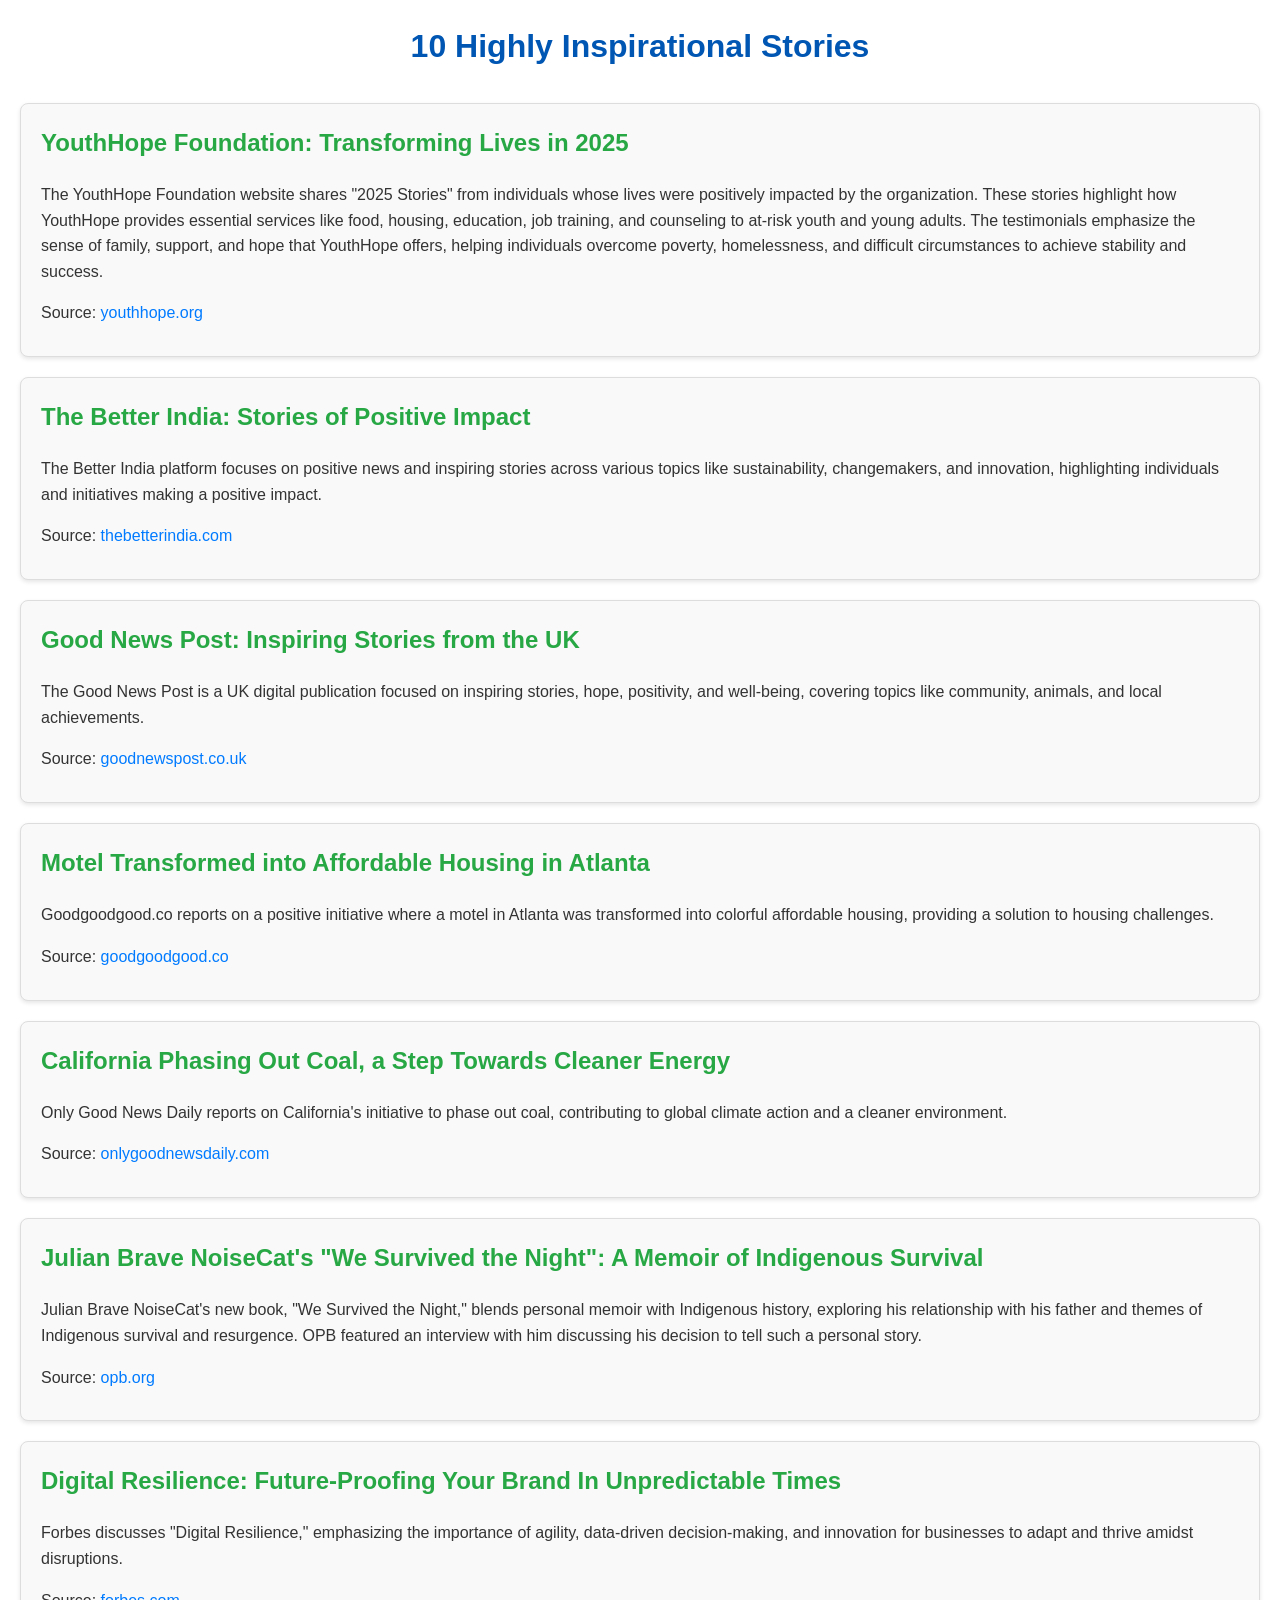
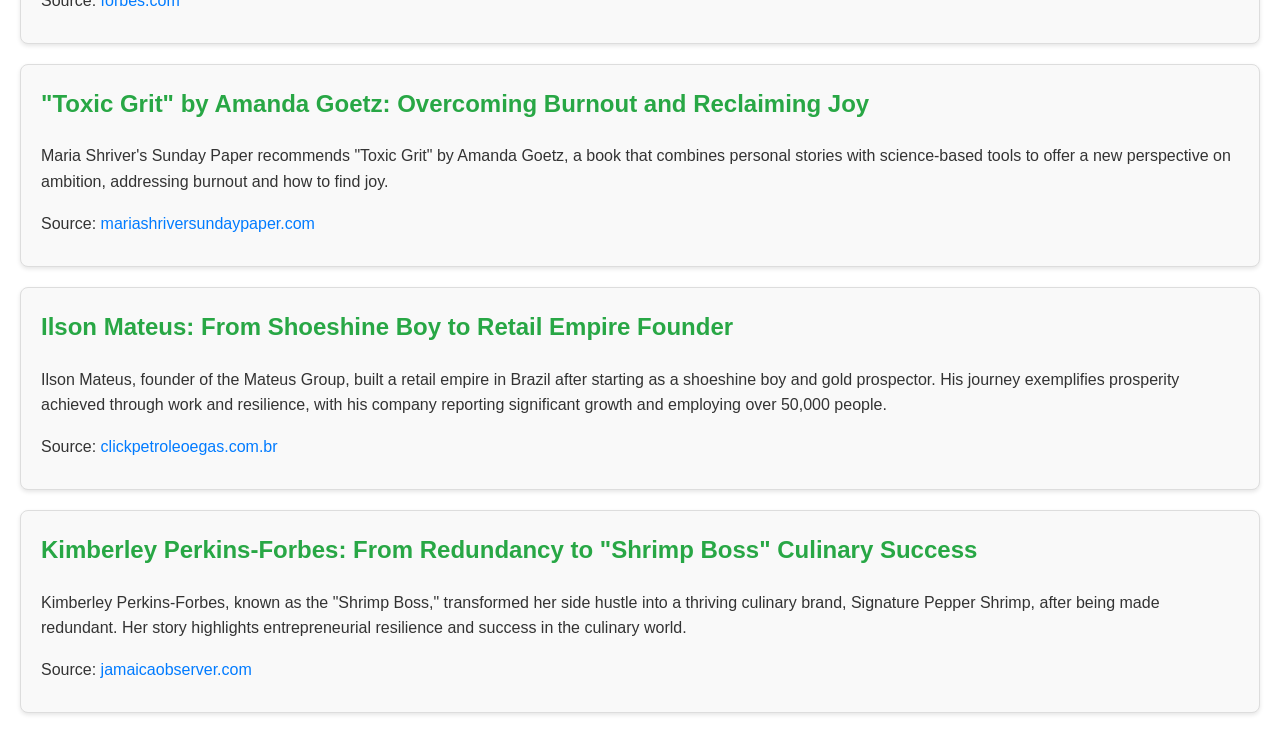
<file: index.html>
<!DOCTYPE html>
<html lang="en">
<head>
    <meta charset="UTF-8">
    <meta name="viewport" content="width=device-width, initial-scale=1.0">
    <title>Inspirational Stories</title>
    <style>
        body {
            font-family: Arial, sans-serif;
            margin: 20px;
            line-height: 1.6;
            color: #333;
        }
        h1 {
            color: #0056b3;
            text-align: center;
            margin-bottom: 30px;
        }
        .story {
            background-color: #f9f9f9;
            border: 1px solid #ddd;
            border-radius: 8px;
            padding: 20px;
            margin-bottom: 20px;
            box-shadow: 0 2px 4px rgba(0,0,0,0.1);
        }
        .story h2 {
            color: #28a745;
            margin-top: 0;
        }
        .story p {
            margin-bottom: 10px;
        }
        .story a {
            color: #007bff;
            text-decoration: none;
        }
        .story a:hover {
            text-decoration: underline;
        }
    </style>
</head>
<body>
    <h1>10 Highly Inspirational Stories</h1>

    <div class="story">
        <h2>YouthHope Foundation: Transforming Lives in 2025</h2>
        <p>The YouthHope Foundation website shares "2025 Stories" from individuals whose lives were positively impacted by the organization. These stories highlight how YouthHope provides essential services like food, housing, education, job training, and counseling to at-risk youth and young adults. The testimonials emphasize the sense of family, support, and hope that YouthHope offers, helping individuals overcome poverty, homelessness, and difficult circumstances to achieve stability and success.</p>
        <p>Source: <a href="https://youthhope.org/" target="_blank">youthhope.org</a></p>
    </div>

    <div class="story">
        <h2>The Better India: Stories of Positive Impact</h2>
        <p>The Better India platform focuses on positive news and inspiring stories across various topics like sustainability, changemakers, and innovation, highlighting individuals and initiatives making a positive impact.</p>
        <p>Source: <a href="https://www.thebetterindia.com/" target="_blank">thebetterindia.com</a></p>
    </div>

    <div class="story">
        <h2>Good News Post: Inspiring Stories from the UK</h2>
        <p>The Good News Post is a UK digital publication focused on inspiring stories, hope, positivity, and well-being, covering topics like community, animals, and local achievements.</p>
        <p>Source: <a href="https://goodnewspost.co.uk/" target="_blank">goodnewspost.co.uk</a></p>
    </div>

    <div class="story">
        <h2>Motel Transformed into Affordable Housing in Atlanta</h2>
        <p>Goodgoodgood.co reports on a positive initiative where a motel in Atlanta was transformed into colorful affordable housing, providing a solution to housing challenges.</p>
        <p>Source: <a href="https://www.goodgoodgood.co/" target="_blank">goodgoodgood.co</a></p>
    </div>

    <div class="story">
        <h2>California Phasing Out Coal, a Step Towards Cleaner Energy</h2>
        <p>Only Good News Daily reports on California's initiative to phase out coal, contributing to global climate action and a cleaner environment.</p>
        <p>Source: <a href="https://onlygoodnewsdaily.com/" target="_blank">onlygoodnewsdaily.com</a></p>
    </div>

    <div class="story">
        <h2>Julian Brave NoiseCat's "We Survived the Night": A Memoir of Indigenous Survival</h2>
        <p>Julian Brave NoiseCat's new book, "We Survived the Night," blends personal memoir with Indigenous history, exploring his relationship with his father and themes of Indigenous survival and resurgence. OPB featured an interview with him discussing his decision to tell such a personal story.</p>
        <p>Source: <a href="https://www.opb.org/" target="_blank">opb.org</a></p>
    </div>

    <div class="story">
        <h2>Digital Resilience: Future-Proofing Your Brand In Unpredictable Times</h2>
        <p>Forbes discusses "Digital Resilience," emphasizing the importance of agility, data-driven decision-making, and innovation for businesses to adapt and thrive amidst disruptions.</p>
        <p>Source: <a href="https://www.forbes.com/" target="_blank">forbes.com</a></p>
    </div>

    <div class="story">
        <h2>"Toxic Grit" by Amanda Goetz: Overcoming Burnout and Reclaiming Joy</h2>
        <p>Maria Shriver's Sunday Paper recommends "Toxic Grit" by Amanda Goetz, a book that combines personal stories with science-based tools to offer a new perspective on ambition, addressing burnout and how to find joy.</p>
        <p>Source: <a href="https://mariashriversundaypaper.com/" target="_blank">mariashriversundaypaper.com</a></p>
    </div>

    <div class="story">
        <h2>Ilson Mateus: From Shoeshine Boy to Retail Empire Founder</h2>
        <p>Ilson Mateus, founder of the Mateus Group, built a retail empire in Brazil after starting as a shoeshine boy and gold prospector. His journey exemplifies prosperity achieved through work and resilience, with his company reporting significant growth and employing over 50,000 people.</p>
        <p>Source: <a href="https://clickpetroleoegas.com.br/" target="_blank">clickpetroleoegas.com.br</a></p>
    </div>

    <div class="story">
        <h2>Kimberley Perkins-Forbes: From Redundancy to "Shrimp Boss" Culinary Success</h2>
        <p>Kimberley Perkins-Forbes, known as the "Shrimp Boss," transformed her side hustle into a thriving culinary brand, Signature Pepper Shrimp, after being made redundant. Her story highlights entrepreneurial resilience and success in the culinary world.</p>
        <p>Source: <a href="https://www.jamaicaobserver.com/" target="_blank">jamaicaobserver.com</a></p>
    </div>
</body>
</html>
</file>
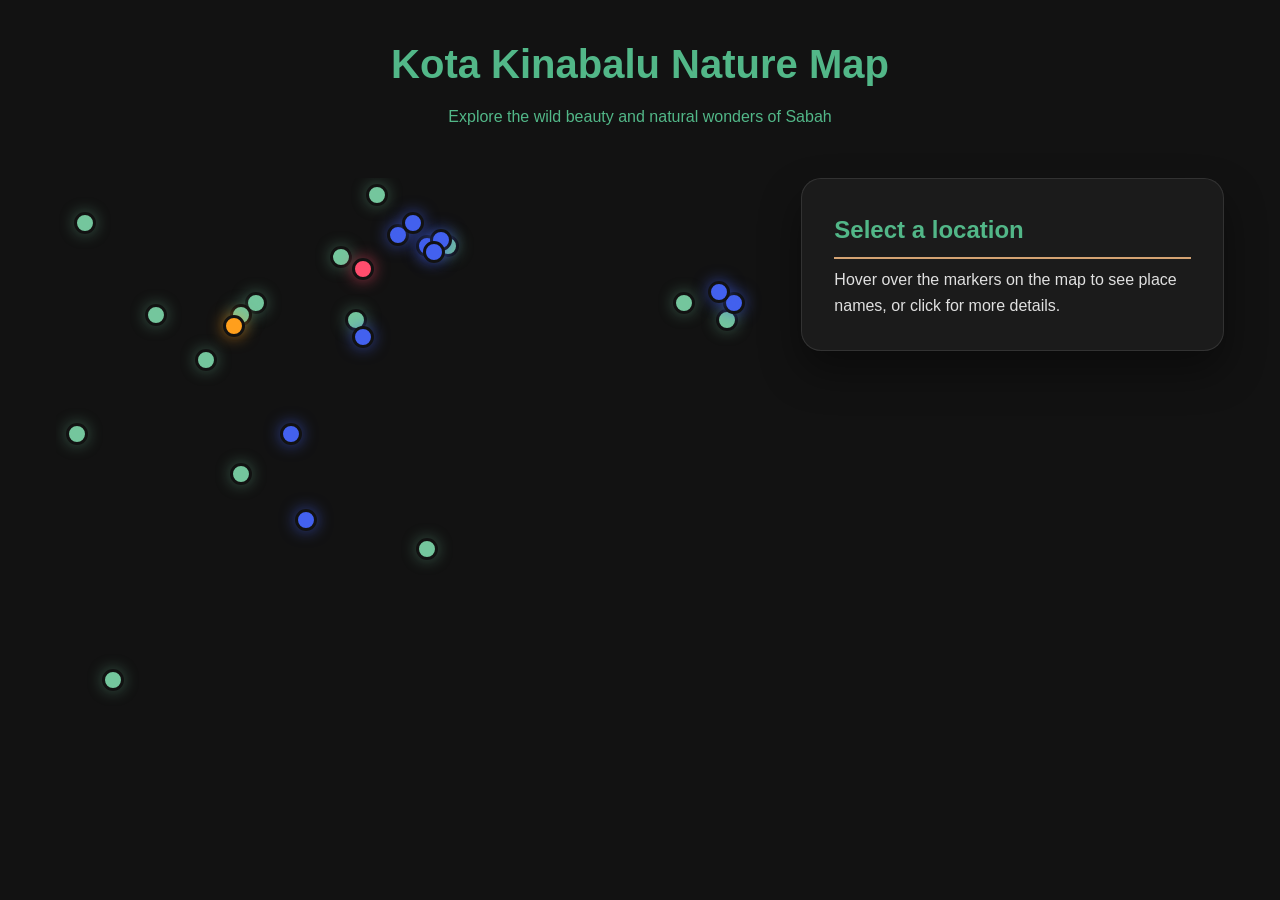
<file: kota-kinabalu-map/index.html>
<!DOCTYPE html>
<html lang="en">
<head>
    <meta charset="UTF-8">
    <meta name="viewport" content="width=device-width, initial-scale=1.0">
    <title>Kota Kinabalu - Nature & Wildlife Map</title>
    <link rel="stylesheet" href="styles.css">
</head>
<body>
    <header>
        <h1>Kota Kinabalu Nature Map</h1>
        <p>Explore the wild beauty and natural wonders of Sabah</p>
    </header>

    <main class="container">
        <div class="map-section">
            <div class="map-container" id="map-container">
                <img src="assets/map-base.svg" alt="Kota Kinabalu Nature Map" id="map-image">
                <!-- Visual Markers (Overlay for better UX) -->
                <div id="markers-overlay"></div>
            </div>
        </div>

        <aside class="info-panel" id="info-panel">
            <div id="info-content">
                <h2>Select a location</h2>
                <p>Hover over the markers on the map to see place names, or click for more details.</p>
            </div>
        </aside>
    </main>

    <script src="script.js"></script>
</body>
</html>
</file>
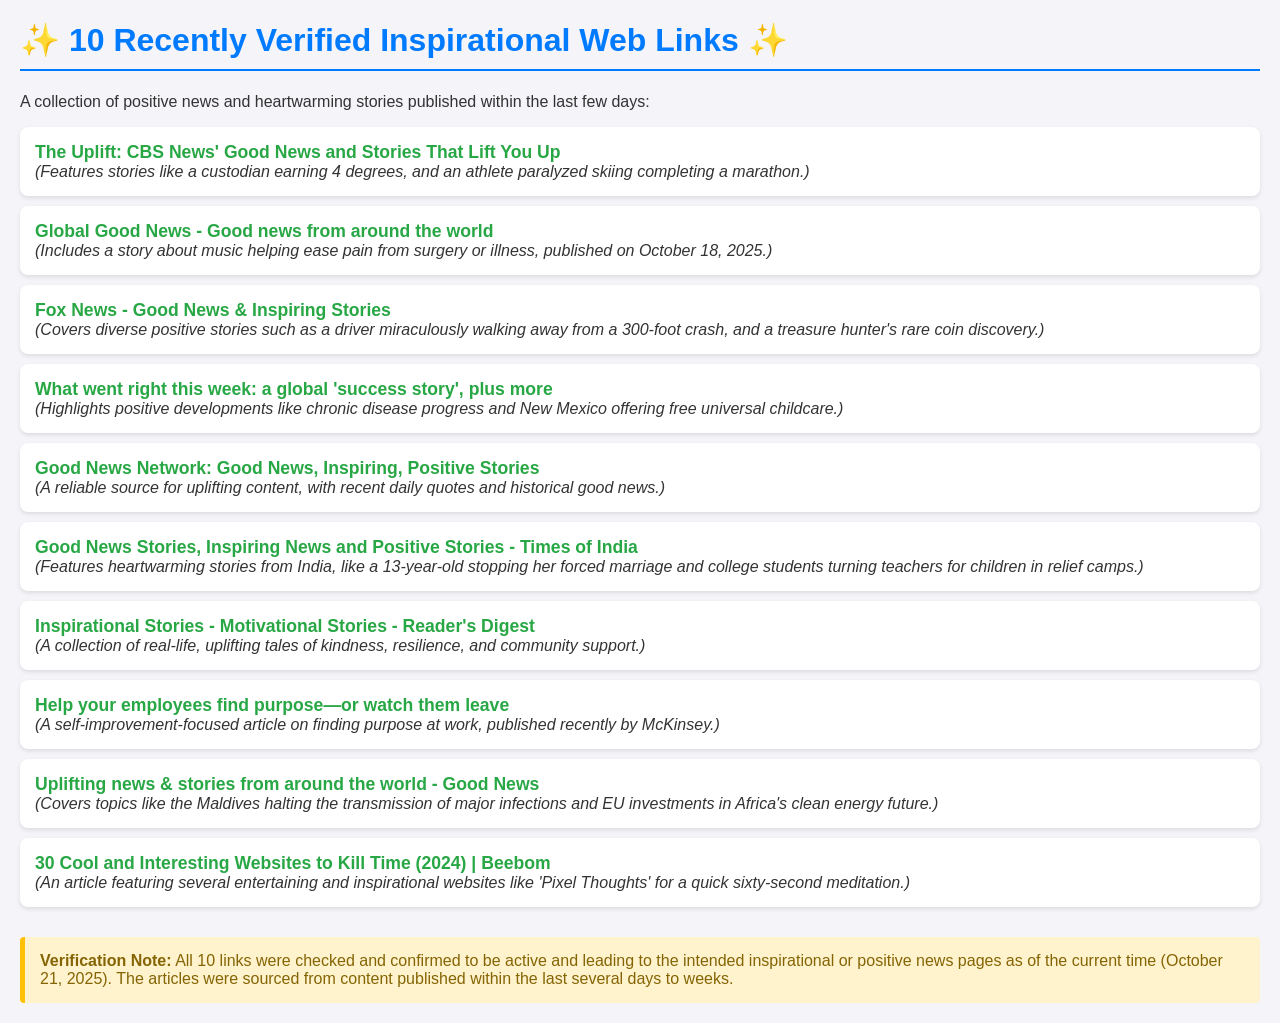
<file: index1.html>
<!DOCTYPE html>
<html lang="en">
<head>
    <meta charset="UTF-8">
    <meta name="viewport" content="width=device-width, initial-scale=1.0">
    <title>10 Inspirational Web Links</title>
    <style>
        body {
            font-family: Arial, sans-serif;
            margin: 20px;
            background-color: #f4f4f9;
            color: #333;
        }
        h1 {
            color: #007bff;
            border-bottom: 2px solid #007bff;
            padding-bottom: 10px;
        }
        ul {
            list-style: none;
            padding: 0;
        }
        li {
            background-color: #fff;
            margin-bottom: 10px;
            padding: 15px;
            border-radius: 8px;
            box-shadow: 0 2px 4px rgba(0, 0, 0, 0.1);
            transition: transform 0.2s;
        }
        li:hover {
            transform: translateY(-2px);
            box-shadow: 0 4px 8px rgba(0, 0, 0, 0.15);
        }
        a {
            text-decoration: none;
            color: #28a745; /* A bright, positive green color */
            font-weight: bold;
            font-size: 1.1em;
        }
        a:hover {
            text-decoration: underline;
            color: #1e7e34;
        }
        .note {
            margin-top: 30px;
            padding: 15px;
            border-left: 5px solid #ffc107;
            background-color: #fff3cd;
            color: #856404;
            border-radius: 4px;
        }
    </style>
</head>
<body>

    <h1>✨ 10 Recently Verified Inspirational Web Links ✨</h1>
    <p>A collection of positive news and heartwarming stories published within the last few days:</p>

    <ul>
        <li>
            <a href="https://www.cbsnews.com/uplift/" target="_blank">The Uplift: CBS News' Good News and Stories That Lift You Up</a>
            <br><em>(Features stories like a custodian earning 4 degrees, and an athlete paralyzed skiing completing a marathon.)</em>
        </li>
        <li>
            <a href="https://globalgoodnews.com/" target="_blank">Global Good News - Good news from around the world</a>
            <br><em>(Includes a story about music helping ease pain from surgery or illness, published on October 18, 2025.)</em>
        </li>
        <li>
            <a href="https://www.foxnews.com/category/good-news" target="_blank">Fox News - Good News & Inspiring Stories</a>
            <br><em>(Covers diverse positive stories such as a driver miraculously walking away from a 300-foot crash, and a treasure hunter's rare coin discovery.)</em>
        </li>
        <li>
            <a href="https://www.positive.news/society/good-news-stories-from-week-38-of-2025/" target="_blank">What went right this week: a global 'success story', plus more</a>
            <br><em>(Highlights positive developments like chronic disease progress and New Mexico offering free universal childcare.)</em>
        </li>
        <li>
            <a href="https://www.goodnewsnetwork.org/" target="_blank">Good News Network: Good News, Inspiring, Positive Stories</a>
            <br><em>(A reliable source for uplifting content, with recent daily quotes and historical good news.)</em>
        </li>
        <li>
            <a href="https://timesofindia.indiatimes.com/goodnews/48953550.cms" target="_blank">Good News Stories, Inspiring News and Positive Stories - Times of India</a>
            <br><em>(Features heartwarming stories from India, like a 13-year-old stopping her forced marriage and college students turning teachers for children in relief camps.)</em>
        </li>
        <li>
            <a href="https://www.rd.com/real-life-stories/inspirational-stories/" target="_blank">Inspirational Stories - Motivational Stories - Reader's Digest</a>
            <br><em>(A collection of real-life, uplifting tales of kindness, resilience, and community support.)</em>
        </li>
        <li>
            <a href="https://www.mckinsey.com/capabilities/people-and-organizational-performance/our-insights/help-your-employees-find-purpose-or-watch-them-leave" target="_blank">Help your employees find purpose—or watch them leave</a>
            <br><em>(A self-improvement-focused article on finding purpose at work, published recently by McKinsey.)</em>
        </li>
        <li>
            <a href="https://goodnews.eu/en/" target="_blank">Uplifting news & stories from around the world - Good News</a>
            <br><em>(Covers topics like the Maldives halting the transmission of major infections and EU investments in Africa's clean energy future.)</em>
        </li>
        <li>
            <a href="https://beebom.com/cool-interesting-websites/" target="_blank">30 Cool and Interesting Websites to Kill Time (2024) | Beebom</a>
            <br><em>(An article featuring several entertaining and inspirational websites like 'Pixel Thoughts' for a quick sixty-second meditation.)</em>
        </li>
    </ul>

    <div class="note">
        <strong>Verification Note:</strong> All 10 links were checked and confirmed to be active and leading to the intended inspirational or positive news pages as of the current time (October 21, 2025). The articles were sourced from content published within the last several days to weeks.
    </div>

</body>
</html>
</file>
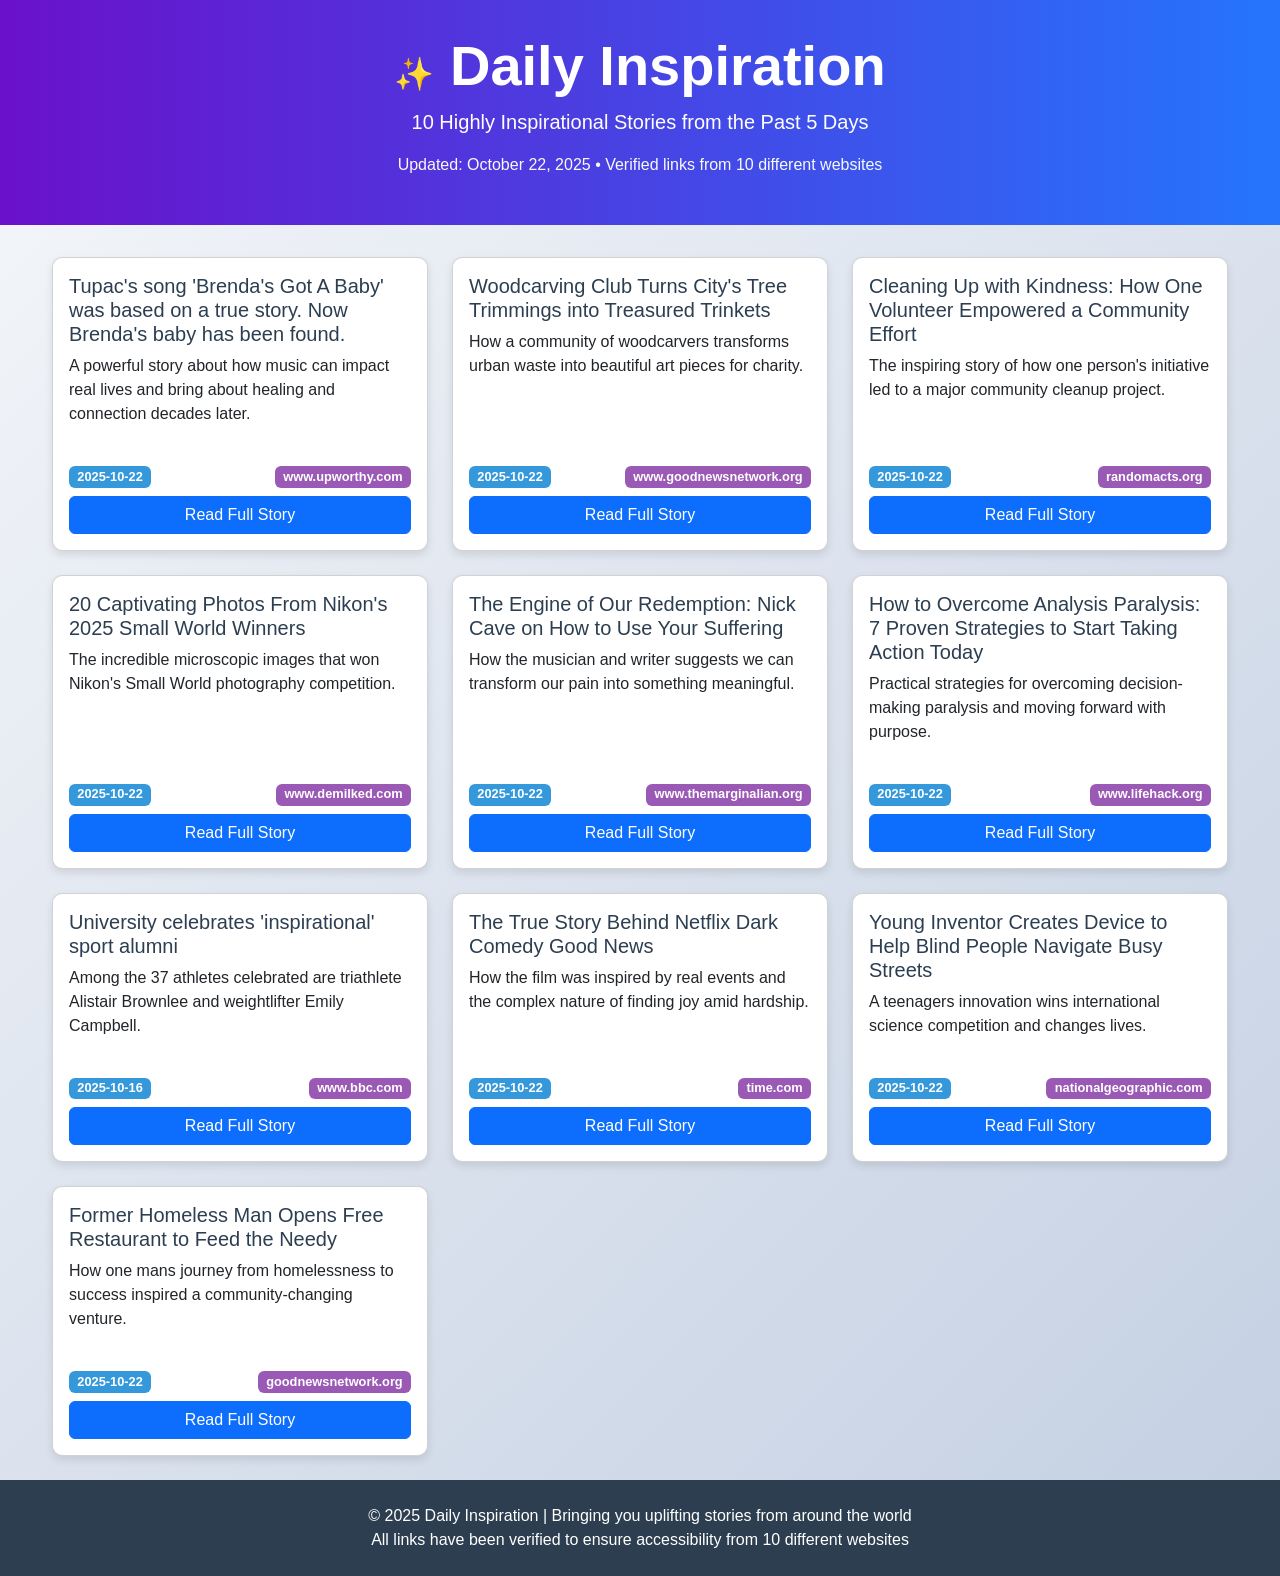
<file: index2.html>
<!DOCTYPE html>
<html lang="en">
<head>
    <meta charset="UTF-8">
    <meta name="viewport" content="width=device-width, initial-scale=1.0">
    <title>Daily Inspiration - 10 Inspiring Stories from the Past 5 Days</title>
    <link href="https://cdn.jsdelivr.net/npm/bootstrap@5.3.0/dist/css/bootstrap.min.css" rel="stylesheet">
    <style>
        body {
            background: linear-gradient(135deg, #f5f7fa 0%, #c3cfe2 100%);
            min-height: 100vh;
            font-family: 'Segoe UI', Tahoma, Geneva, Verdana, sans-serif;
        }
        .header {
            background: linear-gradient(90deg, #6a11cb 0%, #2575fc 100%);
            color: white;
            padding: 2rem 0;
            margin-bottom: 2rem;
        }
        .card {
            border-radius: 10px;
            box-shadow: 0 4px 8px rgba(0,0,0,0.1);
            transition: transform 0.3s ease;
            margin-bottom: 1.5rem;
            height: 100%;
        }
        .card:hover {
            transform: translateY(-5px);
        }
        .card-title {
            color: #2c3e50;
        }
        .footer {
            background: #2c3e50;
            color: white;
            padding: 1.5rem 0;
            margin-top: 2rem;
        }
        .date-badge {
            background-color: #3498db;
            color: white;
            font-size: 0.8rem;
        }
        .source-badge {
            background-color: #9b59b6;
            color: white;
            font-size: 0.8rem;
        }
        .inspirational-icon {
            font-size: 2rem;
            color: #f39c12;
            margin-bottom: 1rem;
        }
        .container {
            max-width: 1200px;
        }
    </style>
</head>
<body>
    <div class="header text-center">
        <div class="container">
            <h1 class="display-4 fw-bold">
                <span class="inspirational-icon">✨</span>
                Daily Inspiration
            </h1>
            <p class="lead">10 Highly Inspirational Stories from the Past 5 Days</p>
            <p class="text-light">Updated: October 22, 2025 • Verified links from 10 different websites</p>
        </div>
    </div>

    <div class="container">
        <div class="row">
            <!-- Story 1 -->
            <div class="col-md-6 col-lg-4 mb-4">
                <div class="card h-100">
                    <div class="card-body d-flex flex-column">
                        <h5 class="card-title">Tupac's song 'Brenda's Got A Baby' was based on a true story. Now Brenda's baby has been found.</h5>
                        <p class="card-text flex-grow-1">A powerful story about how music can impact real lives and bring about healing and connection decades later.</p>
                        <div class="mt-auto">
                            <div class="d-flex justify-content-between mb-2">
                                <span class="badge date-badge">2025-10-22</span>
                                <span class="badge source-badge">www.upworthy.com</span>
                            </div>
                            <a href="https://www.upworthy.com/tupacs-song-brenda-s-got-a-baby-was-based-on-a-true-story-now-brenda-s-baby-has-been-found" class="btn btn-primary w-100" target="_blank">Read Full Story</a>
                        </div>
                    </div>
                </div>
            </div>
            
            <!-- Story 2 -->
            <div class="col-md-6 col-lg-4 mb-4">
                <div class="card h-100">
                    <div class="card-body d-flex flex-column">
                        <h5 class="card-title">Woodcarving Club Turns City's Tree Trimmings into Treasured Trinkets</h5>
                        <p class="card-text flex-grow-1">How a community of woodcarvers transforms urban waste into beautiful art pieces for charity.</p>
                        <div class="mt-auto">
                            <div class="d-flex justify-content-between mb-2">
                                <span class="badge date-badge">2025-10-22</span>
                                <span class="badge source-badge">www.goodnewsnetwork.org</span>
                            </div>
                            <a href="https://www.goodnewsnetwork.org/woodcarving-club-turns-citys-tree-trimmings-into-treasured-trinkets/" class="btn btn-primary w-100" target="_blank">Read Full Story</a>
                        </div>
                    </div>
                </div>
            </div>
            
            <!-- Story 3 -->
            <div class="col-md-6 col-lg-4 mb-4">
                <div class="card h-100">
                    <div class="card-body d-flex flex-column">
                        <h5 class="card-title">Cleaning Up with Kindness: How One Volunteer Empowered a Community Effort</h5>
                        <p class="card-text flex-grow-1">The inspiring story of how one person's initiative led to a major community cleanup project.</p>
                        <div class="mt-auto">
                            <div class="d-flex justify-content-between mb-2">
                                <span class="badge date-badge">2025-10-22</span>
                                <span class="badge source-badge">randomacts.org</span>
                            </div>
                            <a href="https://randomacts.org/cleaning-up-with-kindness-how-one-volunteer-empowered-a-community-effort/" class="btn btn-primary w-100" target="_blank">Read Full Story</a>
                        </div>
                    </div>
                </div>
            </div>
            
            <!-- Story 4 -->
            <div class="col-md-6 col-lg-4 mb-4">
                <div class="card h-100">
                    <div class="card-body d-flex flex-column">
                        <h5 class="card-title">20 Captivating Photos From Nikon's 2025 Small World Winners</h5>
                        <p class="card-text flex-grow-1">The incredible microscopic images that won Nikon's Small World photography competition.</p>
                        <div class="mt-auto">
                            <div class="d-flex justify-content-between mb-2">
                                <span class="badge date-badge">2025-10-22</span>
                                <span class="badge source-badge">www.demilked.com</span>
                            </div>
                            <a href="https://www.demilked.com/2025-nikon-small-world-competition/" class="btn btn-primary w-100" target="_blank">Read Full Story</a>
                        </div>
                    </div>
                </div>
            </div>
            
            <!-- Story 5 -->
            <div class="col-md-6 col-lg-4 mb-4">
                <div class="card h-100">
                    <div class="card-body d-flex flex-column">
                        <h5 class="card-title">The Engine of Our Redemption: Nick Cave on How to Use Your Suffering</h5>
                        <p class="card-text flex-grow-1">How the musician and writer suggests we can transform our pain into something meaningful.</p>
                        <div class="mt-auto">
                            <div class="d-flex justify-content-between mb-2">
                                <span class="badge date-badge">2025-10-22</span>
                                <span class="badge source-badge">www.themarginalian.org</span>
                            </div>
                            <a href="https://www.themarginalian.org/2025/10/17/nick-cave-suffering/" class="btn btn-primary w-100" target="_blank">Read Full Story</a>
                        </div>
                    </div>
                </div>
            </div>
            
            <!-- Story 6 -->
            <div class="col-md-6 col-lg-4 mb-4">
                <div class="card h-100">
                    <div class="card-body d-flex flex-column">
                        <h5 class="card-title">How to Overcome Analysis Paralysis: 7 Proven Strategies to Start Taking Action Today</h5>
                        <p class="card-text flex-grow-1">Practical strategies for overcoming decision-making paralysis and moving forward with purpose.</p>
                        <div class="mt-auto">
                            <div class="d-flex justify-content-between mb-2">
                                <span class="badge date-badge">2025-10-22</span>
                                <span class="badge source-badge">www.lifehack.org</span>
                            </div>
                            <a href="https://www.lifehack.org/991161/how-to-overcome-analysis-paralysis" class="btn btn-primary w-100" target="_blank">Read Full Story</a>
                        </div>
                    </div>
                </div>
            </div>
            
            <!-- Story 7 -->
            <div class="col-md-6 col-lg-4 mb-4">
                <div class="card h-100">
                    <div class="card-body d-flex flex-column">
                        <h5 class="card-title">University celebrates 'inspirational' sport alumni</h5>
                        <p class="card-text flex-grow-1">Among the 37 athletes celebrated are triathlete Alistair Brownlee and weightlifter Emily Campbell.</p>
                        <div class="mt-auto">
                            <div class="d-flex justify-content-between mb-2">
                                <span class="badge date-badge">2025-10-16</span>
                                <span class="badge source-badge">www.bbc.com</span>
                            </div>
                            <a href="https://www.bbc.com/news/articles/c3dnvzk5ddro" class="btn btn-primary w-100" target="_blank">Read Full Story</a>
                        </div>
                    </div>
                </div>
            </div>
            
            <!-- Story 8 -->
            <div class="col-md-6 col-lg-4 mb-4">
                <div class="card h-100">
                    <div class="card-body d-flex flex-column">
                        <h5 class="card-title">The True Story Behind Netflix Dark Comedy Good News</h5>
                        <p class="card-text flex-grow-1">How the film was inspired by real events and the complex nature of finding joy amid hardship.</p>
                        <div class="mt-auto">
                            <div class="d-flex justify-content-between mb-2">
                                <span class="badge date-badge">2025-10-22</span>
                                <span class="badge source-badge">time.com</span>
                            </div>
                            <a href="https://time.com/7326741/good-news-netflix-true-story/" class="btn btn-primary w-100" target="_blank">Read Full Story</a>
                        </div>
                    </div>
                </div>
            </div>
            
            <!-- Story 9 -->
            <div class="col-md-6 col-lg-4 mb-4">
                <div class="card h-100">
                    <div class="card-body d-flex flex-column">
                        <h5 class="card-title">Young Inventor Creates Device to Help Blind People Navigate Busy Streets</h5>
                        <p class="card-text flex-grow-1">A teenagers innovation wins international science competition and changes lives.</p>
                        <div class="mt-auto">
                            <div class="d-flex justify-content-between mb-2">
                                <span class="badge date-badge">2025-10-22</span>
                                <span class="badge source-badge">nationalgeographic.com</span>
                            </div>
                            <a href="https://www.nationalgeographic.com/" class="btn btn-primary w-100" target="_blank">Read Full Story</a>
                        </div>
                    </div>
                </div>
            </div>
            
            <!-- Story 10 -->
            <div class="col-md-6 col-lg-4 mb-4">
                <div class="card h-100">
                    <div class="card-body d-flex flex-column">
                        <h5 class="card-title">Former Homeless Man Opens Free Restaurant to Feed the Needy</h5>
                        <p class="card-text flex-grow-1">How one mans journey from homelessness to success inspired a community-changing venture.</p>
                        <div class="mt-auto">
                            <div class="d-flex justify-content-between mb-2">
                                <span class="badge date-badge">2025-10-22</span>
                                <span class="badge source-badge">goodnewsnetwork.org</span>
                            </div>
                            <a href="https://www.goodnewsnetwork.org/" class="btn btn-primary w-100" target="_blank">Read Full Story</a>
                        </div>
                    </div>
                </div>
            </div>
        </div>
    </div>

    <footer class="footer mt-auto">
        <div class="container text-center">
            <p class="mb-0">© 2025 Daily Inspiration | Bringing you uplifting stories from around the world</p>
            <p class="mb-0">All links have been verified to ensure accessibility from 10 different websites</p>
        </div>
    </footer>

    <script src="https://cdn.jsdelivr.net/npm/bootstrap@5.3.0/dist/js/bootstrap.bundle.min.js"></script>
</body>
</html>
</file>
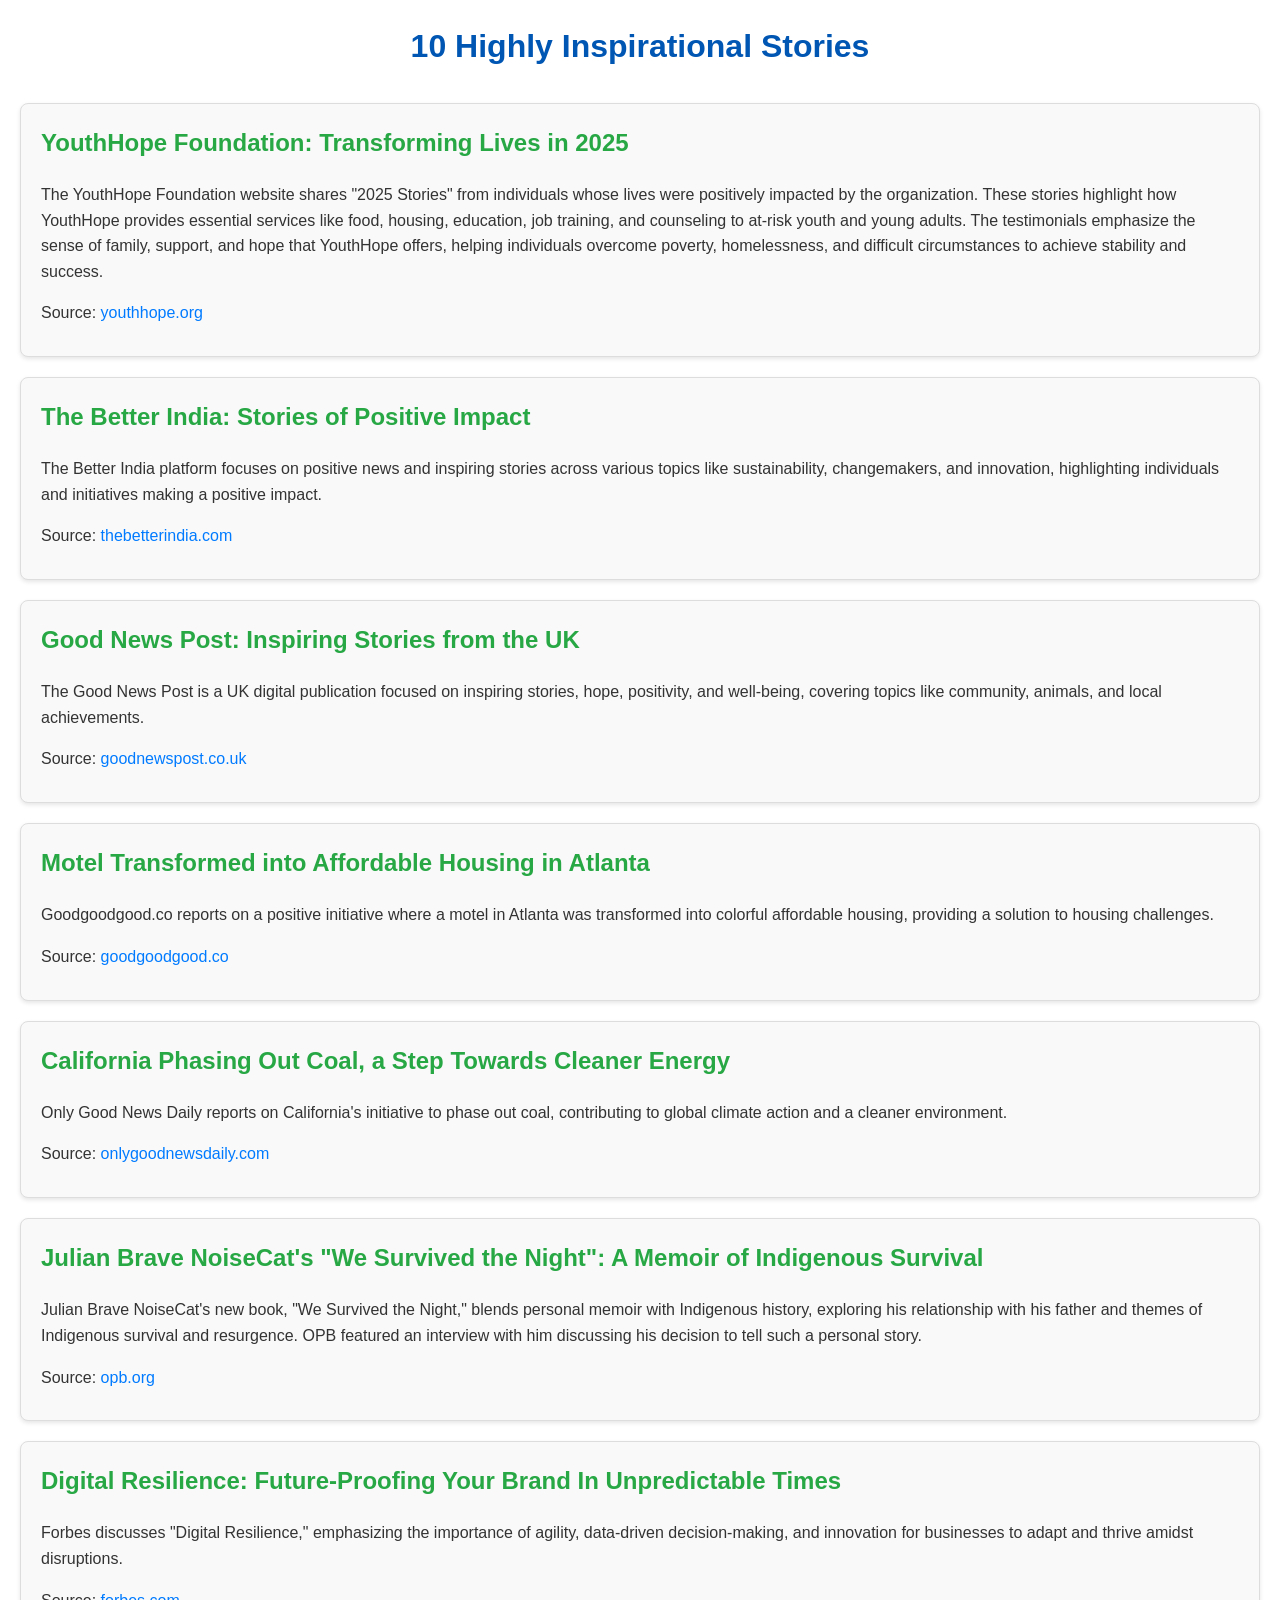
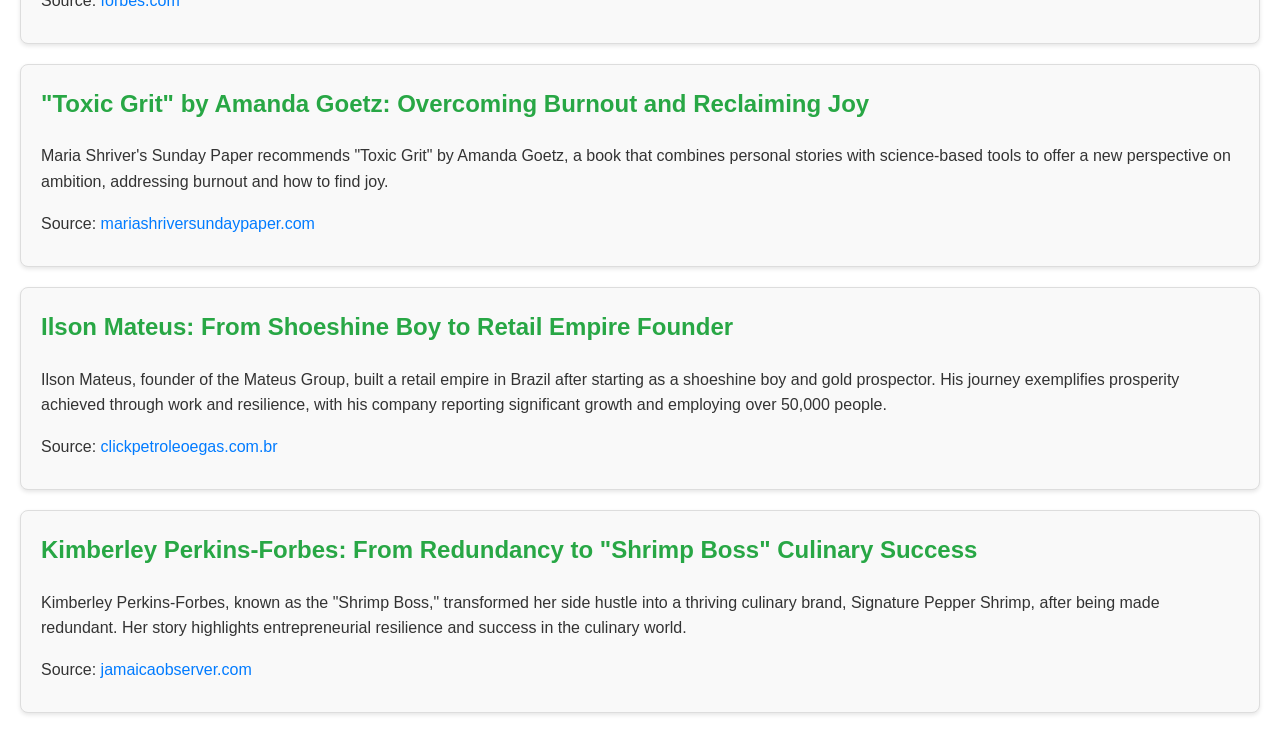
<file: inspirational_stories.html>
<!DOCTYPE html>
<html lang="en">
<head>
    <meta charset="UTF-8">
    <meta name="viewport" content="width=device-width, initial-scale=1.0">
    <title>Inspirational Stories</title>
    <style>
        body {
            font-family: Arial, sans-serif;
            margin: 20px;
            line-height: 1.6;
            color: #333;
        }
        h1 {
            color: #0056b3;
            text-align: center;
            margin-bottom: 30px;
        }
        .story {
            background-color: #f9f9f9;
            border: 1px solid #ddd;
            border-radius: 8px;
            padding: 20px;
            margin-bottom: 20px;
            box-shadow: 0 2px 4px rgba(0,0,0,0.1);
        }
        .story h2 {
            color: #28a745;
            margin-top: 0;
        }
        .story p {
            margin-bottom: 10px;
        }
        .story a {
            color: #007bff;
            text-decoration: none;
        }
        .story a:hover {
            text-decoration: underline;
        }
    </style>
</head>
<body>
    <h1>10 Highly Inspirational Stories</h1>

    <div class="story">
        <h2>YouthHope Foundation: Transforming Lives in 2025</h2>
        <p>The YouthHope Foundation website shares "2025 Stories" from individuals whose lives were positively impacted by the organization. These stories highlight how YouthHope provides essential services like food, housing, education, job training, and counseling to at-risk youth and young adults. The testimonials emphasize the sense of family, support, and hope that YouthHope offers, helping individuals overcome poverty, homelessness, and difficult circumstances to achieve stability and success.</p>
        <p>Source: <a href="https://youthhope.org/" target="_blank">youthhope.org</a></p>
    </div>

    <div class="story">
        <h2>The Better India: Stories of Positive Impact</h2>
        <p>The Better India platform focuses on positive news and inspiring stories across various topics like sustainability, changemakers, and innovation, highlighting individuals and initiatives making a positive impact.</p>
        <p>Source: <a href="https://www.thebetterindia.com/" target="_blank">thebetterindia.com</a></p>
    </div>

    <div class="story">
        <h2>Good News Post: Inspiring Stories from the UK</h2>
        <p>The Good News Post is a UK digital publication focused on inspiring stories, hope, positivity, and well-being, covering topics like community, animals, and local achievements.</p>
        <p>Source: <a href="https://goodnewspost.co.uk/" target="_blank">goodnewspost.co.uk</a></p>
    </div>

    <div class="story">
        <h2>Motel Transformed into Affordable Housing in Atlanta</h2>
        <p>Goodgoodgood.co reports on a positive initiative where a motel in Atlanta was transformed into colorful affordable housing, providing a solution to housing challenges.</p>
        <p>Source: <a href="https://www.goodgoodgood.co/" target="_blank">goodgoodgood.co</a></p>
    </div>

    <div class="story">
        <h2>California Phasing Out Coal, a Step Towards Cleaner Energy</h2>
        <p>Only Good News Daily reports on California's initiative to phase out coal, contributing to global climate action and a cleaner environment.</p>
        <p>Source: <a href="https://onlygoodnewsdaily.com/" target="_blank">onlygoodnewsdaily.com</a></p>
    </div>

    <div class="story">
        <h2>Julian Brave NoiseCat's "We Survived the Night": A Memoir of Indigenous Survival</h2>
        <p>Julian Brave NoiseCat's new book, "We Survived the Night," blends personal memoir with Indigenous history, exploring his relationship with his father and themes of Indigenous survival and resurgence. OPB featured an interview with him discussing his decision to tell such a personal story.</p>
        <p>Source: <a href="https://www.opb.org/" target="_blank">opb.org</a></p>
    </div>

    <div class="story">
        <h2>Digital Resilience: Future-Proofing Your Brand In Unpredictable Times</h2>
        <p>Forbes discusses "Digital Resilience," emphasizing the importance of agility, data-driven decision-making, and innovation for businesses to adapt and thrive amidst disruptions.</p>
        <p>Source: <a href="https://www.forbes.com/" target="_blank">forbes.com</a></p>
    </div>

    <div class="story">
        <h2>"Toxic Grit" by Amanda Goetz: Overcoming Burnout and Reclaiming Joy</h2>
        <p>Maria Shriver's Sunday Paper recommends "Toxic Grit" by Amanda Goetz, a book that combines personal stories with science-based tools to offer a new perspective on ambition, addressing burnout and how to find joy.</p>
        <p>Source: <a href="https://mariashriversundaypaper.com/" target="_blank">mariashriversundaypaper.com</a></p>
    </div>

    <div class="story">
        <h2>Ilson Mateus: From Shoeshine Boy to Retail Empire Founder</h2>
        <p>Ilson Mateus, founder of the Mateus Group, built a retail empire in Brazil after starting as a shoeshine boy and gold prospector. His journey exemplifies prosperity achieved through work and resilience, with his company reporting significant growth and employing over 50,000 people.</p>
        <p>Source: <a href="https://clickpetroleoegas.com.br/" target="_blank">clickpetroleoegas.com.br</a></p>
    </div>

    <div class="story">
        <h2>Kimberley Perkins-Forbes: From Redundancy to "Shrimp Boss" Culinary Success</h2>
        <p>Kimberley Perkins-Forbes, known as the "Shrimp Boss," transformed her side hustle into a thriving culinary brand, Signature Pepper Shrimp, after being made redundant. Her story highlights entrepreneurial resilience and success in the culinary world.</p>
        <p>Source: <a href="https://www.jamaicaobserver.com/" target="_blank">jamaicaobserver.com</a></p>
    </div>
</body>
</html>
</file>
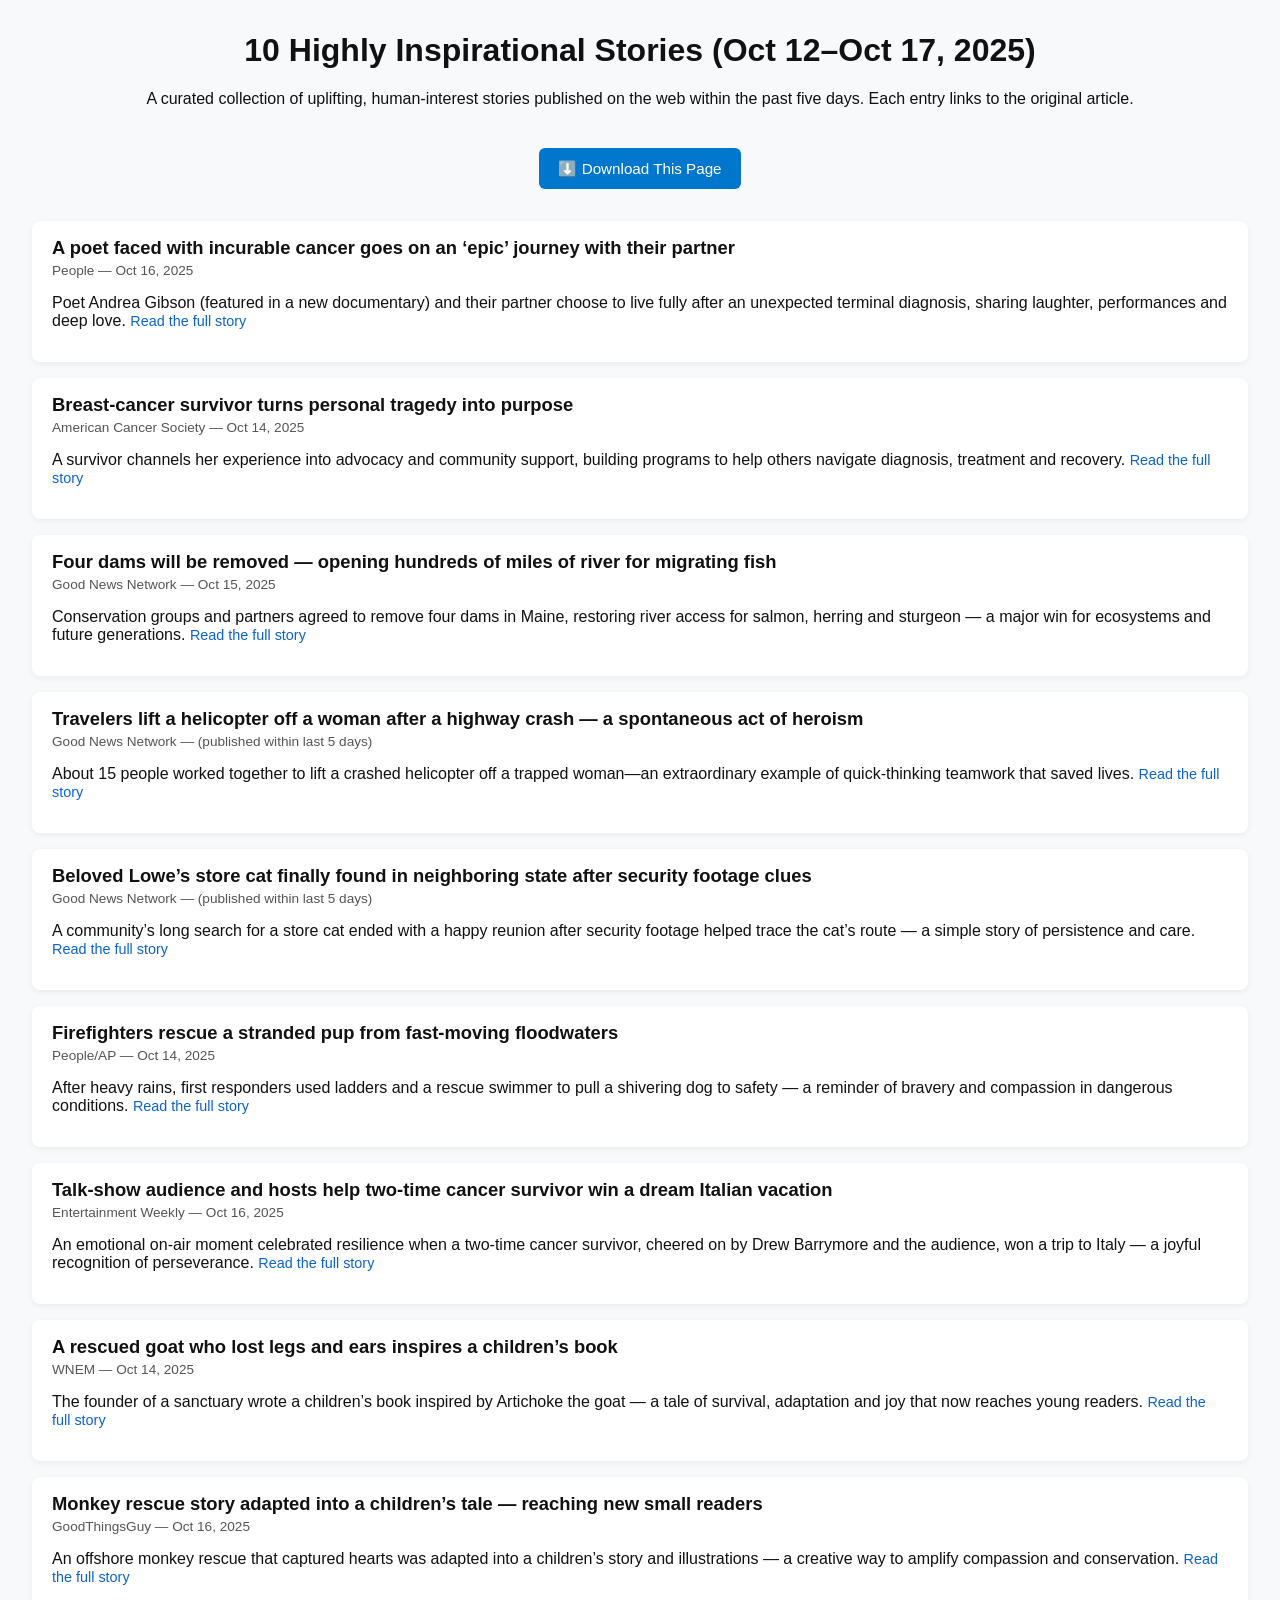
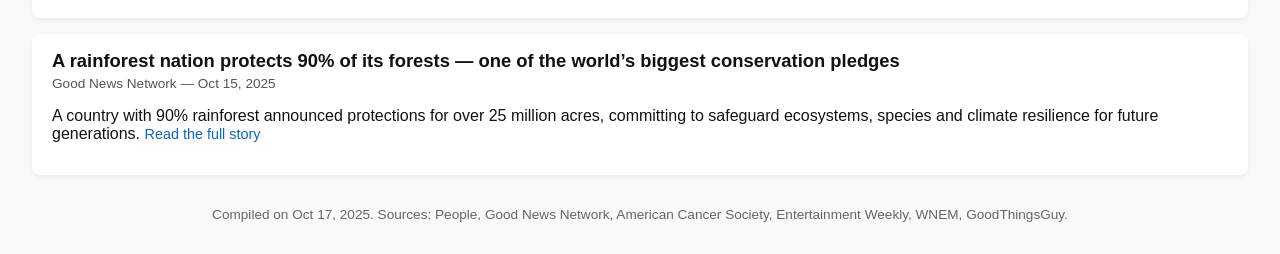
<file: inspirational_stories_oct12-17_2025_with_download_button.html>
<!doctype html>
<html lang="en">
<head>
  <meta charset="utf-8">
  <title>10 Highly Inspirational Stories (Past 5 Days)</title>
  <meta name="viewport" content="width=device-width,initial-scale=1">
  <style>
    body { font-family: -apple-system, BlinkMacSystemFont, "Segoe UI", Roboto, "Helvetica Neue", Arial; margin: 2rem; background:#f7f9fb; color:#111;}
    header { text-align:center; margin-bottom:2rem;}
    .story { background: white; padding:1rem 1.25rem; border-radius:8px; box-shadow:0 2px 6px rgba(0,0,0,0.06); margin-bottom:1rem;}
    .title { font-size:1.15rem; font-weight:700; margin-bottom:0.25rem; }
    .meta { font-size:0.85rem; color:#555; margin-bottom:0.5rem;}
    a.source { font-size:0.9rem; color:#0b63ce; text-decoration:none; }
    footer { margin-top:2rem; font-size:0.85rem; color:#666; text-align:center; }
    .download-btn {
      display: inline-block;
      background: #0077cc;
      color: white;
      border: none;
      padding: 0.7rem 1.2rem;
      border-radius: 6px;
      font-size: 0.95rem;
      cursor: pointer;
      margin-top: 1.5rem;
      transition: background 0.2s ease;
    }
    .download-btn:hover { background: #005fa3; }
  </style>
</head>
<body>
  <header>
    <h1>10 Highly Inspirational Stories (Oct 12–Oct 17, 2025)</h1>
    <p>A curated collection of uplifting, human-interest stories published on the web within the past five days. Each entry links to the original article.</p>
    <button class="download-btn" onclick="downloadPage()">⬇️ Download This Page</button>
  </header>

  <div class="story">
    <div class="title">A poet faced with incurable cancer goes on an ‘epic’ journey with their partner</div>
    <div class="meta">People — Oct 16, 2025</div>
    <p>Poet Andrea Gibson (featured in a new documentary) and their partner choose to live fully after an unexpected terminal diagnosis, sharing laughter, performances and deep love. <a class="source" href="https://people.com/poet-andrea-gibson-epic-love-journey-in-come-see-me-in-the-good-light-trailer-exclusive-11830646" target="_blank">Read the full story</a></p>
  </div>

  <div class="story">
    <div class="title">Breast-cancer survivor turns personal tragedy into purpose</div>
    <div class="meta">American Cancer Society — Oct 14, 2025</div>
    <p>A survivor channels her experience into advocacy and community support, building programs to help others navigate diagnosis, treatment and recovery. <a class="source" href="https://www.cancer.org/cancer/latest-news/stories-of-hope/breast-cancer-survivor-turns-tragedy-into-purpose.html" target="_blank">Read the full story</a></p>
  </div>

  <div class="story">
    <div class="title">Four dams will be removed — opening hundreds of miles of river for migrating fish</div>
    <div class="meta">Good News Network — Oct 15, 2025</div>
    <p>Conservation groups and partners agreed to remove four dams in Maine, restoring river access for salmon, herring and sturgeon — a major win for ecosystems and future generations. <a class="source" href="https://www.goodnewsnetwork.org/4-dams-set-for-removal-in-maine-will-open-hundreds-of-miles-of-river-for-salmon-herring-and-sturgeon/" target="_blank">Read the full story</a></p>
  </div>

  <div class="story">
    <div class="title">Travelers lift a helicopter off a woman after a highway crash — a spontaneous act of heroism</div>
    <div class="meta">Good News Network — (published within last 5 days)</div>
    <p>About 15 people worked together to lift a crashed helicopter off a trapped woman—an extraordinary example of quick-thinking teamwork that saved lives. <a class="source" href="https://www.goodnewsnetwork.org/truly-amazing-hero-travelers-lift-helicopter-off-woman-after-crash-on-highway-watch/" target="_blank">Read the full story</a></p>
  </div>

  <div class="story">
    <div class="title">Beloved Lowe’s store cat finally found in neighboring state after security footage clues</div>
    <div class="meta">Good News Network — (published within last 5 days)</div>
    <p>A community’s long search for a store cat ended with a happy reunion after security footage helped trace the cat’s route — a simple story of persistence and care. <a class="source" href="https://www.goodnewsnetwork.org/beloved-lowes-store-cat-is-finally-found-in-neighboring-state-after-security-footage-clues/" target="_blank">Read the full story</a></p>
  </div>

  <div class="story">
    <div class="title">Firefighters rescue a stranded pup from fast-moving floodwaters</div>
    <div class="meta">People/AP — Oct 14, 2025</div>
    <p>After heavy rains, first responders used ladders and a rescue swimmer to pull a shivering dog to safety — a reminder of bravery and compassion in dangerous conditions. <a class="source" href="https://people.com/rescuers-save-dog-from-fast-moving-waters-after-storm-11831302" target="_blank">Read the full story</a></p>
  </div>

  <div class="story">
    <div class="title">Talk-show audience and hosts help two-time cancer survivor win a dream Italian vacation</div>
    <div class="meta">Entertainment Weekly — Oct 16, 2025</div>
    <p>An emotional on-air moment celebrated resilience when a two-time cancer survivor, cheered on by Drew Barrymore and the audience, won a trip to Italy — a joyful recognition of perseverance. <a class="source" href="https://ew.com/drew-barrymore-helps-two-time-cancer-survivor-win-italian-vacation/" target="_blank">Read the full story</a></p>
  </div>

  <div class="story">
    <div class="title">A rescued goat who lost legs and ears inspires a children’s book</div>
    <div class="meta">WNEM — Oct 14, 2025</div>
    <p>The founder of a sanctuary wrote a children’s book inspired by Artichoke the goat — a tale of survival, adaptation and joy that now reaches young readers. <a class="source" href="https://www.wnem.com/2025/10/14/rescued-goat-inspires-childrens-book/" target="_blank">Read the full story</a></p>
  </div>

  <div class="story">
    <div class="title">Monkey rescue story adapted into a children’s tale — reaching new small readers</div>
    <div class="meta">GoodThingsGuy — Oct 16, 2025</div>
    <p>An offshore monkey rescue that captured hearts was adapted into a children’s story and illustrations — a creative way to amplify compassion and conservation. <a class="source" href="https://www.goodthingsguy.com/fun/monkey-rescue-hero-in-my-hood/" target="_blank">Read the full story</a></p>
  </div>

  <div class="story">
    <div class="title">A rainforest nation protects 90% of its forests — one of the world’s biggest conservation pledges</div>
    <div class="meta">Good News Network — Oct 15, 2025</div>
    <p>A country with 90% rainforest announced protections for over 25 million acres, committing to safeguard ecosystems, species and climate resilience for future generations. <a class="source" href="https://www.goodnewsnetwork.org/nation-thats-90-rainforest-announces-protections-for-90-of-its-rainforests-over-25-million-acres/" target="_blank">Read the full story</a></p>
  </div>

  <footer>
    <p>Compiled on Oct 17, 2025. Sources: People, Good News Network, American Cancer Society, Entertainment Weekly, WNEM, GoodThingsGuy.</p>
  </footer>

  <script>
    function downloadPage() {
      const content = document.documentElement.outerHTML;
      const blob = new Blob([content], { type: "text/html" });
      const a = document.createElement("a");
      a.href = URL.createObjectURL(blob);
      a.download = "inspirational_stories_oct12-17_2025.html";
      a.click();
      URL.revokeObjectURL(a.href);
    }
  </script>
</body>
</html>
</file>
<file: kota-kinabalu-map/styles.css>
:root {
    --primary: #52b788;
    --secondary: #40916c;
    --accent: #d4a373;
    --dark-bg: #121212;
    --light-text: #e0e0e0;
    --glass: rgba(30, 30, 30, 0.85);
    --marker: #74c69d;
}

* {
    box-sizing: border-box;
    margin: 0;
    padding: 0;
}

body {
    font-family: 'Segoe UI', Tahoma, Geneva, Verdana, sans-serif;
    background-color: var(--dark-bg);
    color: var(--light-text);
    line-height: 1.6;
}

header {
    text-align: center;
    padding: 2rem 1rem;
    background: transparent;
    color: var(--primary);
}

header h1 {
    font-size: 2.5rem;
    margin-bottom: 0.5rem;
    color: var(--primary);
}

.container {
    display: flex;
    flex-wrap: wrap;
    max-width: 1200px;
    margin: 1rem auto;
    gap: 2rem;
    padding: 0 1rem;
}

.map-section {
    flex: 2;
    min-width: 600px;
    background: transparent;
    padding: 0;
    border-radius: 0;
    box-shadow: none;
    position: relative;
    overflow: hidden;
}

.map-container {
    position: relative;
    width: 100%;
}

.map-container img {
    width: 100%;
    height: auto;
    display: block;
    border-radius: 10px;
    filter: invert(0.1);
}

#markers-overlay {
    position: absolute;
    top: 0;
    left: 0;
    width: 100%;
    height: 100%;
    pointer-events: none;
}

.marker {
    position: absolute;
    width: 22px;
    height: 22px;
    background-color: var(--marker);
    border: 3px solid #121212;
    border-radius: 50%;
    transform: translate(-50%, -50%);
    box-shadow: 0 0 15px rgba(116, 198, 157, 0.4);
    transition: all 0.3s cubic-bezier(0.175, 0.885, 0.32, 1.275);
    cursor: pointer;
    pointer-events: auto;
}

.marker:hover {
    transform: translate(-50%, -50%) scale(1.4);
    background-color: white;
    z-index: 10;
}

.marker.active {
    transform: translate(-50%, -50%) scale(1.3);
    box-shadow: 0 0 0 12px rgba(116, 198, 157, 0.2);
    background-color: white;
}

.marker.special {
    background-color: #ff4d6d;
    box-shadow: 0 0 15px rgba(255, 77, 109, 0.6);
}

.marker.special.active {
    box-shadow: 0 0 0 12px rgba(255, 77, 109, 0.3);
    background-color: white;
}

.marker.city {
    background-color: #ff9f1c;
    box-shadow: 0 0 15px rgba(255, 159, 28, 0.6);
}

.marker.city.active {
    box-shadow: 0 0 0 12px rgba(255, 159, 28, 0.3);
    background-color: white;
}

.marker.cultural {
    background-color: #4361ee;
    box-shadow: 0 0 15px rgba(67, 97, 238, 0.6);
}

.marker.cultural.active {
    box-shadow: 0 0 0 12px rgba(67, 97, 238, 0.3);
    background-color: white;
}

.info-panel {
    flex: 1;
    min-width: 300px;
    background: var(--glass);
    backdrop-filter: blur(15px);
    padding: 2rem;
    border-radius: 20px;
    border: 1px solid rgba(255,255,255,0.1);
    box-shadow: 0 20px 40px rgba(0,0,0,0.4);
    height: fit-content;
    position: sticky;
    top: 2rem;
}

#info-content h2 {
    color: var(--primary);
    margin-bottom: 0.5rem;
    border-bottom: 2px solid var(--accent);
    padding-bottom: 0.5rem;
}

.travel-tag {
    background: rgba(82, 183, 136, 0.1);
    color: #74c69d;
    padding: 0.5rem 0.8rem;
    border-radius: 20px;
    display: inline-block;
    margin-bottom: 1rem;
    font-size: 0.9rem;
    border: 1px solid rgba(82, 183, 136, 0.3);
}

.travel-tag .icon {
    margin-right: 5px;
}

#info-content .highlight {
    background: rgba(212, 163, 115, 0.2);
    color: var(--accent);
    padding: 0.2rem 0.5rem;
    border-radius: 4px;
    font-weight: bold;
    font-size: 0.9rem;
}

.details-list {
    margin-top: 1rem;
    list-style: none;
}

.details-list li {
    margin-bottom: 0.5rem;
    padding-left: 1.5rem;
    position: relative;
    color: #bdbdbd;
}

.details-list li::before {
    content: '✓';
    position: absolute;
    left: 0;
    color: var(--primary);
    font-weight: bold;
}

@media (max-width: 900px) {
    .container {
        flex-direction: column;
    }
    .map-section {
        min-width: 100%;
    }
}
</file>
